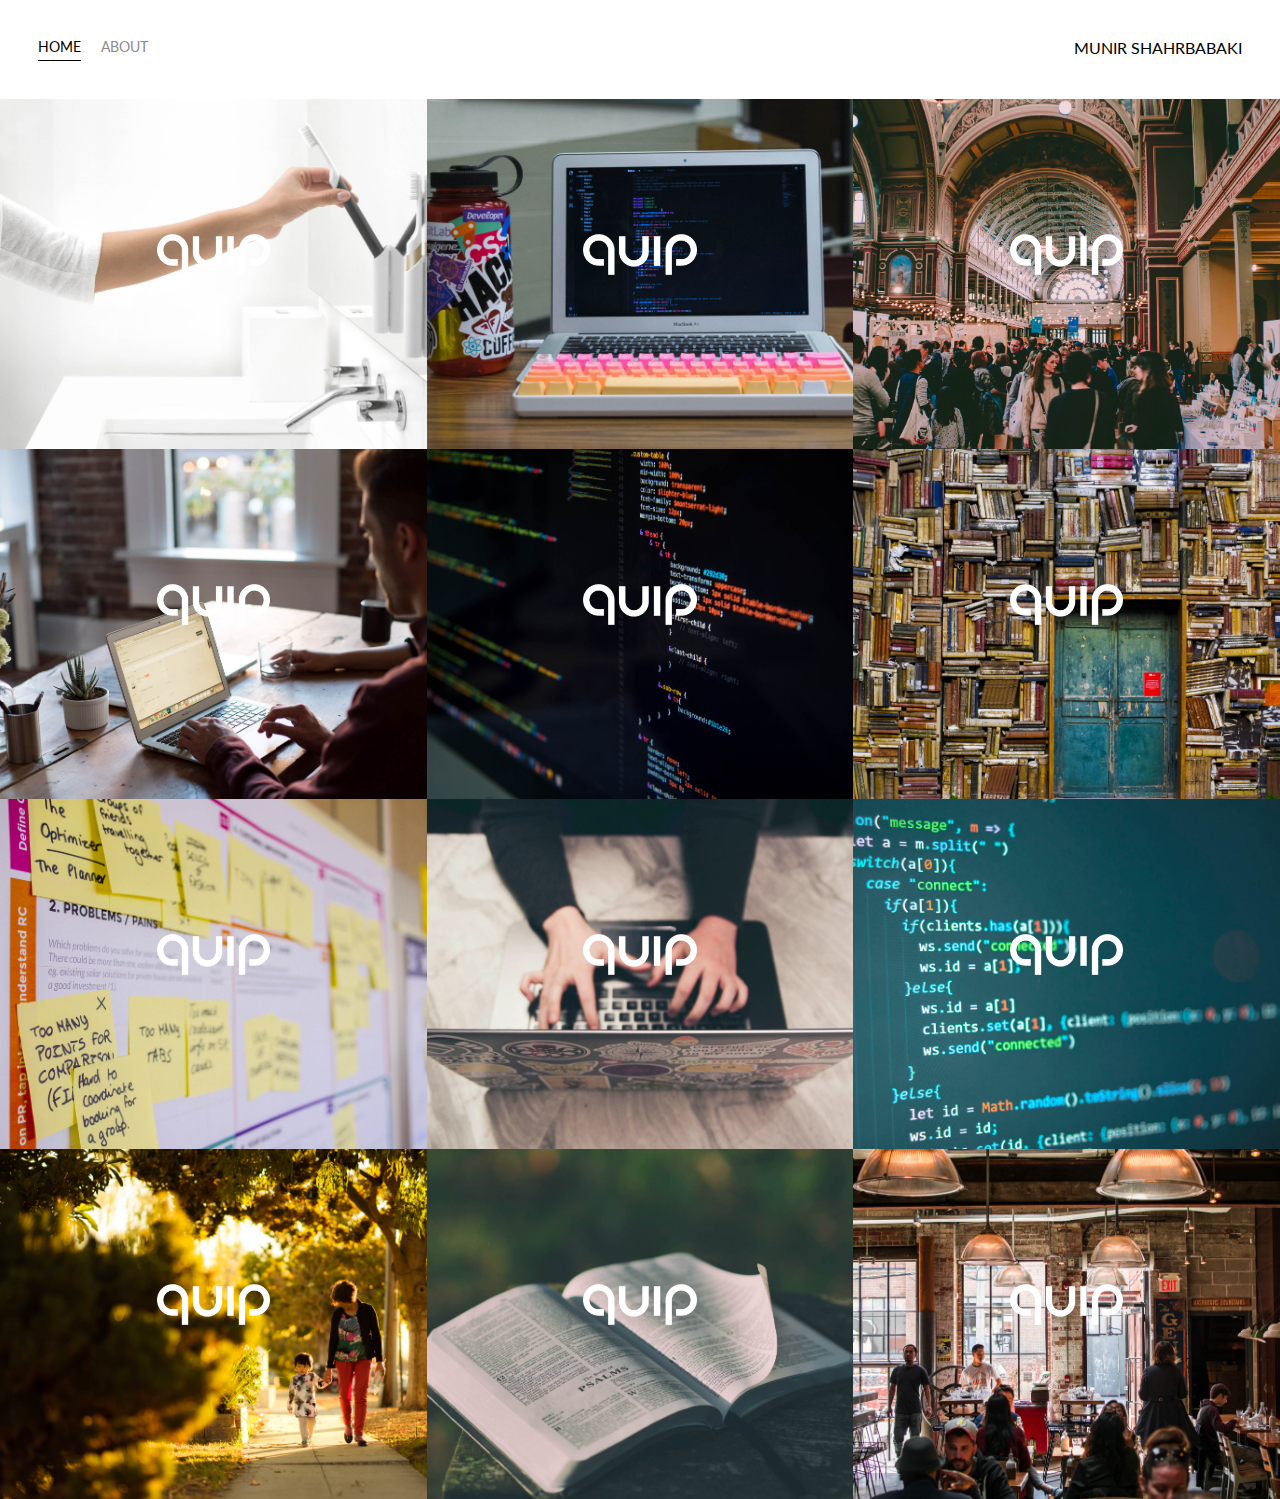
<file: index.html>
<!DOCTYPE html>
<html lang="en">
  <head>
    <meta charset="UTF-8" />
    <meta http-equiv="X-UA-Compatible" content="IE=edge" />
    <meta name="viewport" content="width=device-width, initial-scale=1.0" />
    <link rel="preconnect" href="https://fonts.googleapis.com" />
    <link rel="preconnect" href="https://fonts.gstatic.com" crossorigin />
    <link
      href="https://fonts.googleapis.com/css2?family=Lato:wght@300&display=swap"
      rel="stylesheet"
    />
    <link rel="stylesheet" href="styles.css" />
    <title>Document</title>
  </head>
  <body>
    <div class="container">
      <div class="nav-wrapper">
        <div class="left-side">
          <div class="nav-link-wrapper active-nav-link">
            <a href="index.html">Home</a>
          </div>
          <div class="nav-link-wrapper">
            <a href="about.html">About</a>
          </div>
        </div>
        <div class="right-side">
          <div class="brand">
            <div>MUNIR SHAHRBABAKI</div>
          </div>
        </div>
      </div>
      <div class="content-wrapper">
        <div class="portfolio-items-wrapper">
          <div class="portfolio-item-wrapper">
            <div
              class="portfolio-img-background"
              style="background-image: url(images/portfolio1.jpg)"
            ></div>
            <div class="img-text-wrapper">
              <div class="logo-wrapper">
                <img src="images/logos/quip.png" alt="" />
              </div>
              <div class="subtitle">Lorem ipsum dolor sit amet.</div>
            </div>
          </div>
          <div class="portfolio-item-wrapper">
            <div
              class="portfolio-img-background"
              style="background-image: url(images/portfolio2.jpg)"
            ></div>
            <div class="img-text-wrapper">
              <div class="logo-wrapper">
                <img src="images/logos/quip.png" alt="" />
              </div>
              <div class="subtitle">Lorem ipsum dolor sit amet..</div>
            </div>
          </div>
          <div class="portfolio-item-wrapper">
            <div
              class="portfolio-img-background"
              style="background-image: url(images/portfolio3.jpg)"
            ></div>
            <div class="img-text-wrapper">
              <div class="logo-wrapper">
                <img src="images/logos/quip.png" alt="" />
              </div>
              <div class="subtitle">Lorem ipsum dolor sit amet.</div>
            </div>
          </div>
          <div class="portfolio-item-wrapper">
            <div
              class="portfolio-img-background"
              style="background-image: url(images/portfolio4.jpg)"
            ></div>
            <div class="img-text-wrapper">
              <div class="logo-wrapper">
                <img src="images/logos/quip.png" alt="" />
              </div>
              <div class="subtitle">Lorem ipsum dolor sit amet.</div>
            </div>
          </div>
          <div class="portfolio-item-wrapper">
            <div
              class="portfolio-img-background"
              style="background-image: url(images/portfolio5.jpg)"
            ></div>
            <div class="img-text-wrapper">
              <div class="logo-wrapper">
                <img src="images/logos/quip.png" alt="" />
              </div>
              <div class="subtitle">Lorem ipsum dolor sit amet.</div>
            </div>
          </div>
          <div class="portfolio-item-wrapper">
            <div
              class="portfolio-img-background"
              style="background-image: url(images/portfolio6.jpg)"
            ></div>
            <div class="img-text-wrapper">
              <div class="logo-wrapper">
                <img src="images/logos/quip.png" alt="" />
              </div>
              <div class="subtitle">Lorem ipsum dolor sit amet.</div>
            </div>
          </div>
          <div class="portfolio-item-wrapper">
            <div
              class="portfolio-img-background"
              style="background-image: url(images/portfolio7.jpg)"
            ></div>
            <div class="img-text-wrapper">
              <div class="logo-wrapper">
                <img src="images/logos/quip.png" alt="" />
              </div>
              <div class="subtitle">Lorem ipsum dolor sit amet.</div>
            </div>
          </div>
          <div class="portfolio-item-wrapper">
            <div
              class="portfolio-img-background"
              style="background-image: url(images/portfolio8.jpg)"
            ></div>
            <div class="img-text-wrapper">
              <div class="logo-wrapper">
                <img src="images/logos/quip.png" alt="" />
              </div>
              <div class="subtitle">Lorem ipsum dolor sit amet.</div>
            </div>
          </div>
          <div class="portfolio-item-wrapper">
            <div
              class="portfolio-img-background"
              style="background-image: url(images/portfolio9.jpg)"
            ></div>
            <div class="img-text-wrapper">
              <div class="logo-wrapper">
                <img src="images/logos/quip.png" alt="" />
              </div>
              <div class="subtitle">Lorem ipsum dolor sit amet.</div>
            </div>
          </div>
          <div class="portfolio-item-wrapper">
            <div
              class="portfolio-img-background"
              style="background-image: url(images/portfolio10.jpg)"
            ></div>
            <div class="img-text-wrapper">
              <div class="logo-wrapper">
                <img src="images/logos/quip.png" alt="" />
              </div>
              <div class="subtitle">Lorem ipsum dolor sit amet.</div>
            </div>
          </div>
          <div class="portfolio-item-wrapper">
            <div
              class="portfolio-img-background"
              style="background-image: url(images/portfolio11.jpg)"
            ></div>
            <div class="img-text-wrapper">
              <div class="logo-wrapper">
                <img src="images/logos/quip.png" alt="" />
              </div>
              <div class="subtitle">Lorem ipsum dolor sit amet.</div>
            </div>
          </div>
          <div class="portfolio-item-wrapper">
            <div
              class="portfolio-img-background"
              style="background-image: url(images/portfolio12.jpg)"
            ></div>
            <div class="img-text-wrapper">
              <div class="logo-wrapper">
                <img src="images/logos/quip.png" alt="" />
              </div>
              <div class="subtitle">Lorem ipsum dolor sit amet.</div>
            </div>
          </div>
        </div>
      </div>
    </div>
  </body>
  <script>
    const portfolioItems = document.querySelectorAll(".portfolio-item-wrapper");

    portfolioItems.forEach((portfolioItem) => {
      portfolioItem.addEventListener("mouseover", () => {
        console.log(portfolioItem.childNodes[1].classList);
        portfolioItem.childNodes[1].classList.add("img-darken");
      });

      portfolioItem.addEventListener("mouseout", () => {
        console.log(portfolioItem.childNodes[1].classList);
        portfolioItem.childNodes[1].classList.remove("img-darken");
      });
    });
  </script>
</html>
</file>
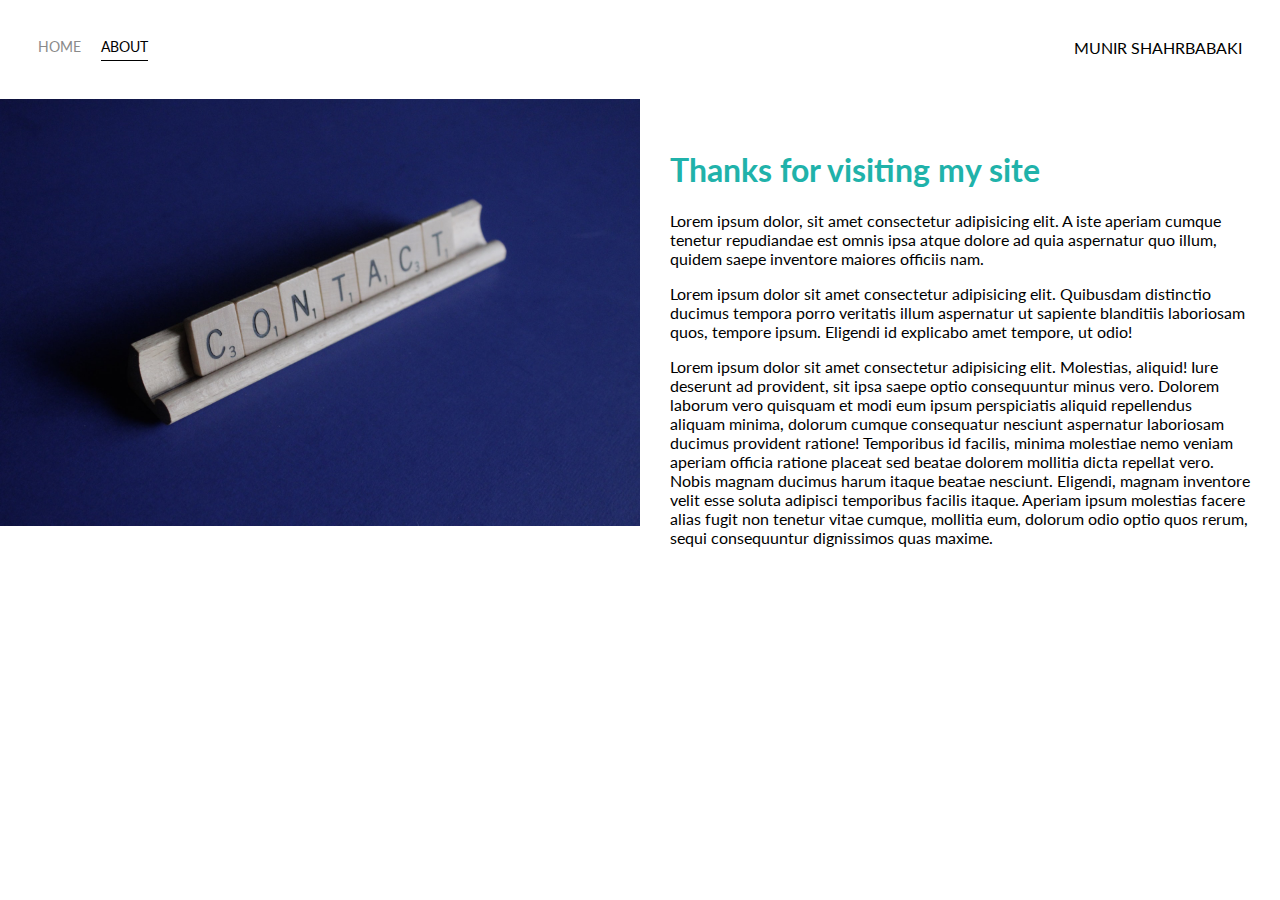
<file: about.html>
<!DOCTYPE html>
<html lang="en">
  <head>
    <meta charset="UTF-8" />
    <meta http-equiv="X-UA-Compatible" content="IE=edge" />
    <meta name="viewport" content="width=device-width, initial-scale=1.0" />
    <link rel="preconnect" href="https://fonts.googleapis.com" />
    <link rel="preconnect" href="https://fonts.gstatic.com" crossorigin />
    <link
      href="https://fonts.googleapis.com/css2?family=Lato:wght@300&display=swap"
      rel="stylesheet"
    />
    <link rel="stylesheet" href="styles.css" />
    <title>About</title>
  </head>
  <body>
    <div class="container">
      <div class="nav-wrapper">
        <div class="left-side">
          <div class="nav-link-wrapper">
            <a href="index.html">Home</a>
          </div>
          <div class="nav-link-wrapper active-nav-link">
            <a href="about.html">About</a>
          </div>
        </div>
        <div class="right-side">
          <div class="brand">
            <div>MUNIR SHAHRBABAKI</div>
          </div>
        </div>
      </div>
      <div class="content-wrapper">
        <div class="two-column-wrapper">
          <div class="profile-image-wrapper">
            <img src="/images/profile.jpg" alt="" />
          </div>
          <div class="profile-content-wrapper">
            <h1>Thanks for visiting my site</h1>
            <p>
              Lorem ipsum dolor, sit amet consectetur adipisicing elit. A iste
              aperiam cumque tenetur repudiandae est omnis ipsa atque dolore ad
              quia aspernatur quo illum, quidem saepe inventore maiores officiis
              nam.
            </p>
            <p>
              Lorem ipsum dolor sit amet consectetur adipisicing elit. Quibusdam
              distinctio ducimus tempora porro veritatis illum aspernatur ut
              sapiente blanditiis laboriosam quos, tempore ipsum. Eligendi id
              explicabo amet tempore, ut odio!
            </p>
            <p>
              Lorem ipsum dolor sit amet consectetur adipisicing elit.
              Molestias, aliquid! Iure deserunt ad provident, sit ipsa saepe
              optio consequuntur minus vero. Dolorem laborum vero quisquam et
              modi eum ipsum perspiciatis aliquid repellendus aliquam minima,
              dolorum cumque consequatur nesciunt aspernatur laboriosam ducimus
              provident ratione! Temporibus id facilis, minima molestiae nemo
              veniam aperiam officia ratione placeat sed beatae dolorem mollitia
              dicta repellat vero. Nobis magnam ducimus harum itaque beatae
              nesciunt. Eligendi, magnam inventore velit esse soluta adipisci
              temporibus facilis itaque. Aperiam ipsum molestias facere alias
              fugit non tenetur vitae cumque, mollitia eum, dolorum odio optio
              quos rerum, sequi consequuntur dignissimos quas maxime.
            </p>
          </div>
        </div>
      </div>
    </div>
  </body>
</html>
</file>
<file: styles.css>
/*Master styles */
body {
  font-family: "Lato", sans-serif;
  margin: 0px;
}
.container {
  display: grid;
  grid-template-columns: 1fr;
}

.nav-wrapper {
  display: flex;
  justify-content: space-between;
  padding: 38px;
}
.left-side {
  display: flex;
}
.nav-wrapper > .left-side > div {
  margin-right: 20px;
  font-size: 0.9em;
  text-transform: uppercase;
}
.nav-link-wrapper {
  height: 22px;
  border-bottom: 1px solid transparent;
  transition: border-bottom 0.5s;
}
.nav-link-wrapper a {
  color: #8a8a8a;
  text-decoration: none;
  transition: color 0.5s;
}
.nav-link-wrapper:hover {
  border-bottom: 1px solid black;
}

.nav-link-wrapper a:hover {
  color: black;
}
.active-nav-link{
  border-bottom: 1px solid black;
}
.active-nav-link a{
  color: black !important;
}

.portfolio-items-wrapper {
  display: grid;
  grid-template-columns: 1fr 1fr 1fr;
}
.portfolio-item-wrapper {
  position: relative;
}
.portfolio-img-background {
  height: 350px;
  width: 100%;
  background-size: cover;
  background-position: center;
  background-repeat: no-repeat;
}
.img-text-wrapper {
  position: absolute;
  top: 0;
  display: flex;
  flex-direction: column;
  justify-content: center;
  align-items: center;
  height: 100%;
  text-align: center;
  padding-left: 100px;
  padding-right: 100px;
}
.logo-wrapper img {
  width: 50%;
  margin-bottom: 20px;
}
.img-text-wrapper .subtitle {
  transition: 1s;
  font-weight: 600;
  color: transparent;
}

.img-text-wrapper:hover .subtitle {
  font-weight: 600;
  color: lightseagreen;
}

.img-darken {
  transition: 1s;
  filter: brightness(10%);
}
/*About*/
.two-column-wrapper {
  display: grid;
  grid-template-columns: 1fr 1fr;
}
.profile-image-wrapper img {
  width: 100%;
}
.profile-content-wrapper {
  padding: 30px;
}
.profile-content-wrapper h1 {
  color: lightseagreen;
}
</file>
